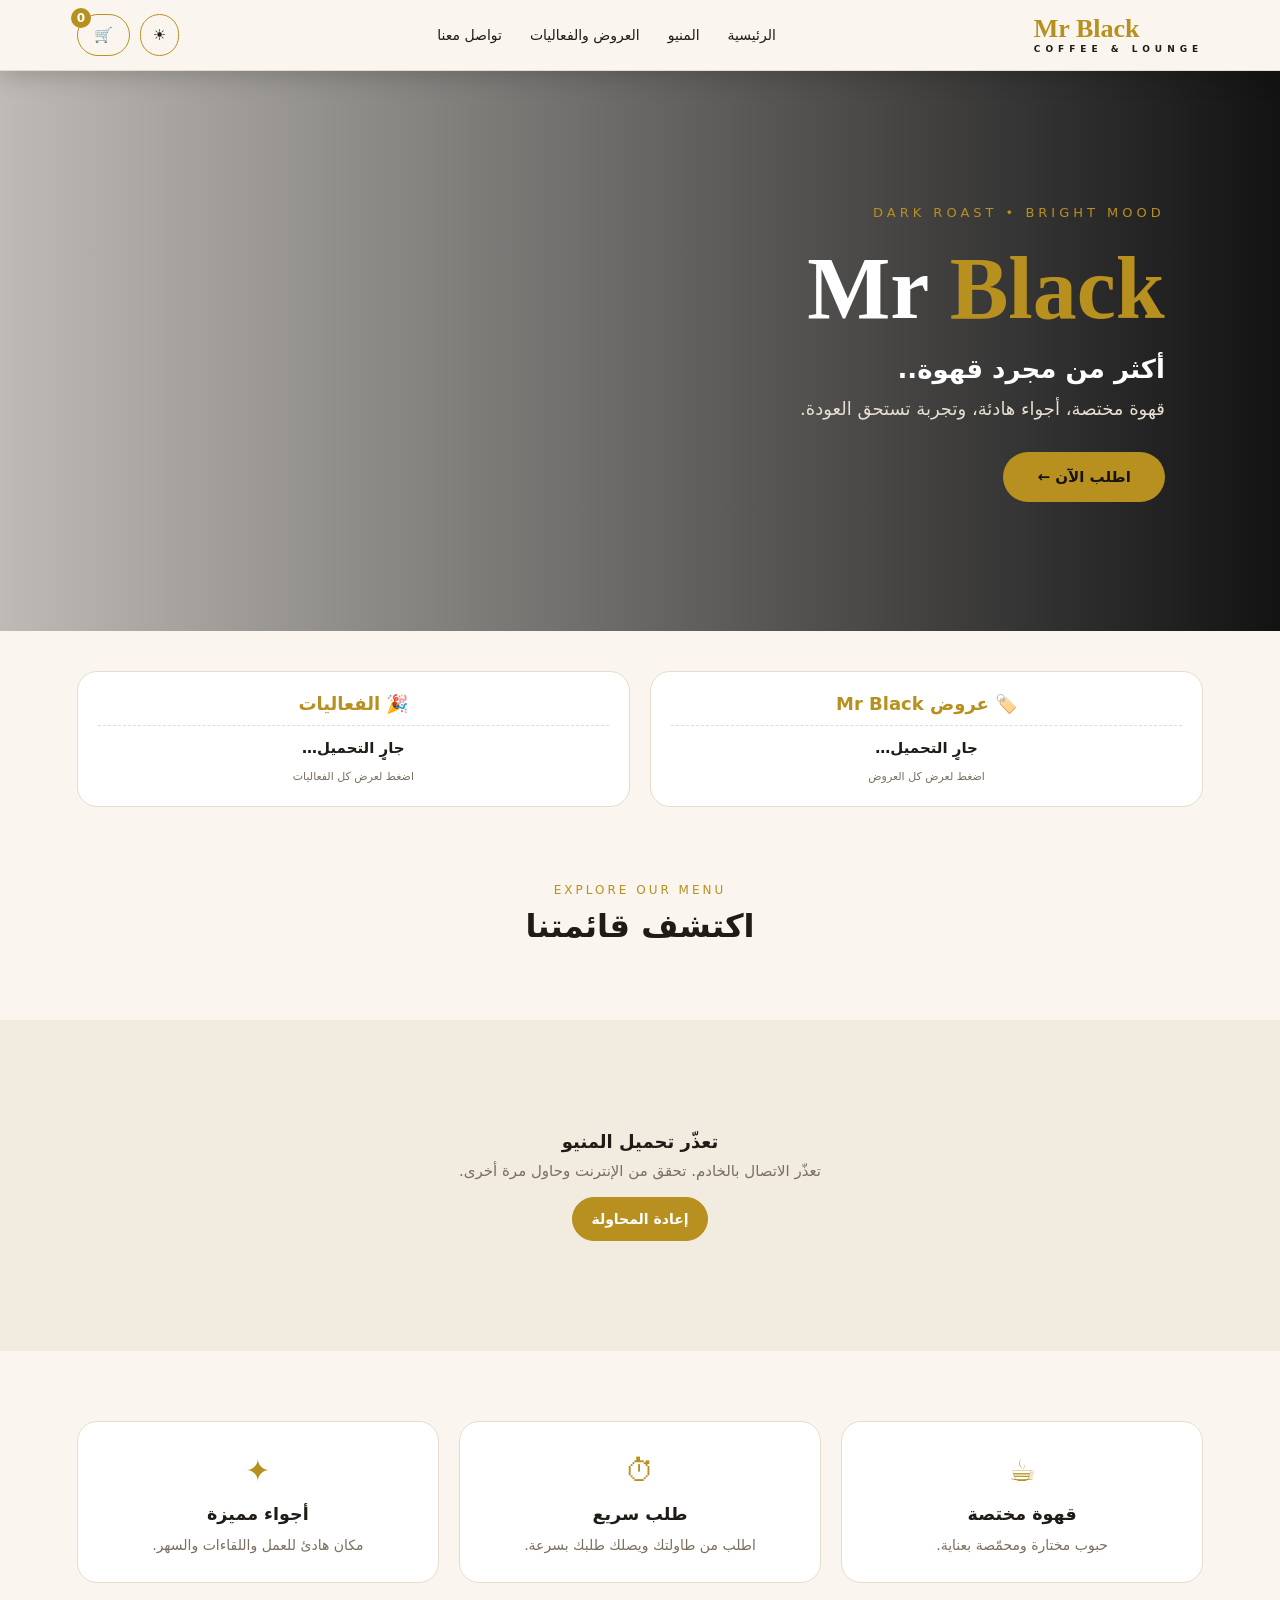
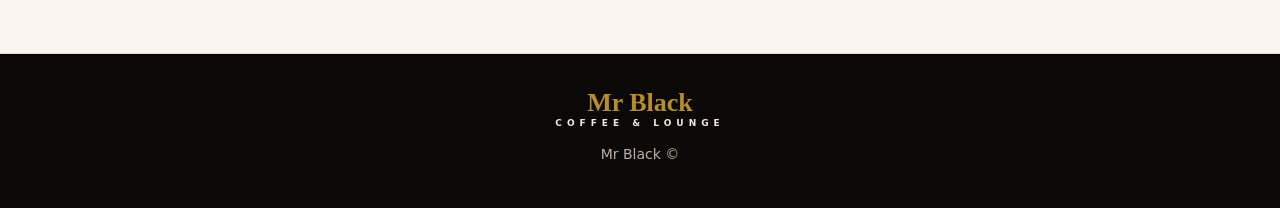
<file: index.html>
<!doctype html>
<html lang="ar" dir="rtl">
<head>
  <meta charset="utf-8">
  <meta name="viewport" content="width=device-width, initial-scale=1, viewport-fit=cover">
  <meta name="theme-color" content="#0b0b0c">
  <meta name="referrer" content="strict-origin-when-cross-origin">
  <meta http-equiv="Content-Security-Policy" content="default-src 'self'; script-src 'self'; style-src 'self' 'unsafe-inline' https://fonts.googleapis.com; font-src https://fonts.gstatic.com; img-src 'self' https: data:; connect-src https://wsgpvqwapdpmpqsdjbks.supabase.co wss://wsgpvqwapdpmpqsdjbks.supabase.co; object-src 'none'; base-uri 'self'; form-action 'self'">
  <link rel="icon" href="data:image/svg+xml,%3Csvg xmlns='http://www.w3.org/2000/svg' viewBox='0 0 100 100'%3E%3Ctext y='.9em' font-size='90'%3E%E2%98%95%3C/text%3E%3C/svg%3E">
  <title>Mr Black — المنيو</title>
  <link rel="preconnect" href="https://fonts.googleapis.com">
  <link rel="preconnect" href="https://fonts.gstatic.com" crossorigin>
  <link rel="stylesheet" href="https://fonts.googleapis.com/css2?family=Cairo:wght@400;500;600;700;800&family=Playfair+Display:wght@600;700&display=swap">
  <script src="js/theme-init.js"></script>
  <link rel="stylesheet" href="css/theme.css">
  <link rel="stylesheet" href="css/menu.css">
</head>
<body>
  <!-- شاشة الرفض عند تفعيل قفل الواي فاي -->
  <div id="denied" class="hidden" role="alert">
    <div>
      <div class="brand denied-logo">Mr Black<small>COFFEE & LOUNGE</small></div>
      <h2>عذراً! ✋</h2>
      <p>عذراً، المنيو لا يفتح إلا بالاتصال عبر شبكة الكافتيريا، وإطفاء الـ VPN إن كان مفعّلاً.</p>
      <button class="btn btn-gold" id="denied-retry" type="button">إعادة المحاولة</button>
    </div>
  </div>

  <header class="m-header">
    <a class="brand" href="#top">Mr Black<small>COFFEE & LOUNGE</small></a>
    <nav class="m-nav" aria-label="روابط الصفحة">
      <a href="#top">الرئيسية</a>
      <a href="#menu">المنيو</a>
      <a href="#news">العروض والفعاليات</a>
      <a href="#contact">تواصل معنا</a>
    </nav>
    <div class="m-actions">
      <span class="table-pill hidden" id="table-label"></span>
      <button class="m-cart-btn m-theme" data-theme-btn type="button" aria-label="تبديل الوضع">☀️</button>
      <button class="m-cart-btn cart-top" id="cart-btn-top" type="button" aria-label="السلة">🛒<span id="cart-count-top" class="cart-badge num">0</span><span id="cart-total-top" class="num cart-total-top"></span></button>
    </div>
  </header>

  <main id="top">
    <section class="hero">
      <div class="hero-content">
        <span class="eyebrow">DARK ROAST • BRIGHT MOOD</span>
        <h1>Mr <span>Black</span></h1>
        <h2 id="tagline">أكثر من مجرد قهوة..</h2>
        <p>قهوة مختصة، أجواء هادئة، وتجربة تستحق العودة.</p>
        <a href="#menu" class="main-btn">اطلب الآن ←</a>
      </div>
    </section>

    <div class="info-boxes" id="news">
      <button class="info-box" id="offers-box" type="button">
        <h3>🏷️ عروض Mr Black</h3>
        <div class="marquee"><div class="marquee-content" id="offers-marquee">جارٍ التحميل…</div></div>
        <small class="info-more">اضغط لعرض كل العروض</small>
      </button>
      <button class="info-box" id="events-box" type="button">
        <h3>🎉 الفعاليات</h3>
        <div class="marquee"><div class="marquee-content" id="events-marquee">جارٍ التحميل…</div></div>
        <small class="info-more">اضغط لعرض كل الفعاليات</small>
      </button>
    </div>

    <section class="cats-section">
      <div class="section-heading">
        <span>EXPLORE OUR MENU</span>
        <h2>اكتشف قائمتنا</h2>
      </div>
      <div class="categories" id="chips" aria-label="أقسام المنيو"></div>
    </section>

    <section class="menu-section" id="menu" aria-live="polite">
      <div class="products" id="app">
        <div class="state" style="grid-column:1/-1"><div class="spinner"></div>جارٍ تحميل المنيو…</div>
      </div>
    </section>

    <section class="features">
      <div class="feature"><div class="symbol">☕</div><h3>قهوة مختصة</h3><p>حبوب مختارة ومحمّصة بعناية.</p></div>
      <div class="feature"><div class="symbol">⏱</div><h3>طلب سريع</h3><p>اطلب من طاولتك ويصلك طلبك بسرعة.</p></div>
      <div class="feature"><div class="symbol">✦</div><h3>أجواء مميزة</h3><p>مكان هادئ للعمل واللقاءات والسهر.</p></div>
    </section>
  </main>

  <footer id="contact">
    <div class="brand">Mr Black<small>COFFEE & LOUNGE</small></div>
    <p id="f-address"></p>
    <p id="f-phone"></p>
    <p id="f-hours"></p>
    <p class="f-copy">© Mr Black</p>
  </footer>


  <script src="vendor/supabase.js"></script>
  <script type="module" src="js/menu.js"></script>
</body>
</html>
</file>
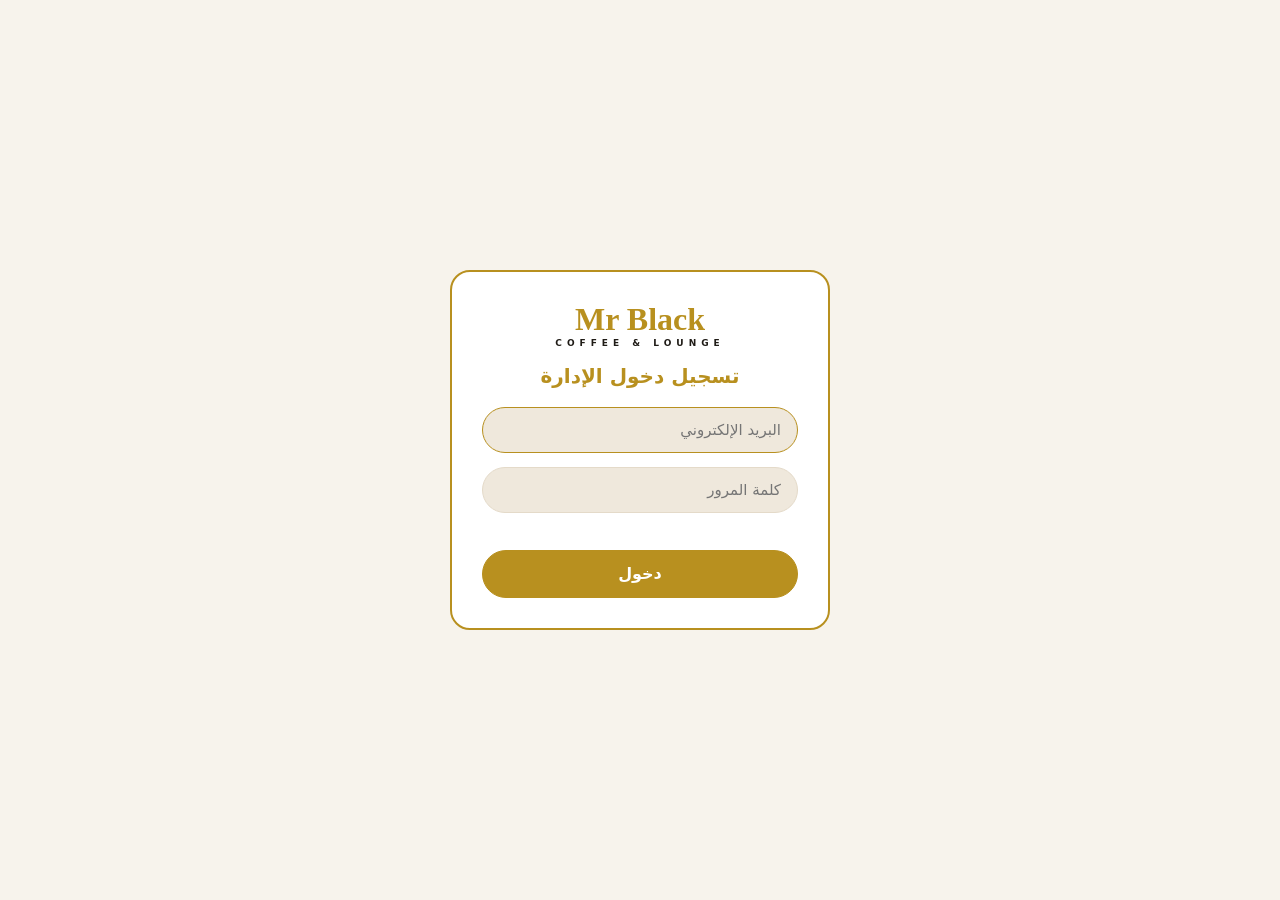
<file: casher.html>
<!doctype html>
<html lang="ar" dir="rtl">
<head>
  <meta charset="utf-8">
  <meta name="viewport" content="width=device-width, initial-scale=1">
  <meta name="theme-color" content="#0f0f10">
  <meta name="robots" content="noindex">
  <meta name="referrer" content="strict-origin-when-cross-origin">
  <meta http-equiv="Content-Security-Policy" content="default-src 'self'; script-src 'self'; style-src 'self' 'unsafe-inline' https://fonts.googleapis.com; font-src https://fonts.gstatic.com; img-src 'self' https: data:; connect-src https://wsgpvqwapdpmpqsdjbks.supabase.co wss://wsgpvqwapdpmpqsdjbks.supabase.co https://mr-black-assistant.dailydosecafe.workers.dev; object-src 'none'; base-uri 'self'; form-action 'self'">
  <link rel="icon" href="data:image/svg+xml,%3Csvg xmlns='http://www.w3.org/2000/svg' viewBox='0 0 100 100'%3E%3Ctext y='.9em' font-size='90'%3E%E2%98%95%3C/text%3E%3C/svg%3E">
  <title>Mr Black — الكاشير والإدارة</title>
  <link rel="preconnect" href="https://fonts.googleapis.com">
  <link rel="preconnect" href="https://fonts.gstatic.com" crossorigin>
  <link rel="stylesheet" href="https://fonts.googleapis.com/css2?family=Cairo:wght@400;500;600;700;800&family=Playfair+Display:wght@600;700&display=swap">
  <script src="js/theme-init.js"></script>
  <link rel="stylesheet" href="css/theme.css">
  <link rel="stylesheet" href="css/staff.css">
  <link rel="stylesheet" href="css/casher.css">
</head>
<body>
  <div id="app"><div class="login-screen"><div class="state"><div class="spinner"></div>جارٍ التحميل…</div></div></div>
  <div id="print-area" aria-hidden="true"></div>
  <script src="vendor/supabase.js"></script>
  <script src="vendor/qrcode.js"></script>
  <script type="module" src="js/casher/main.js"></script>
</body>
</html>
</file>
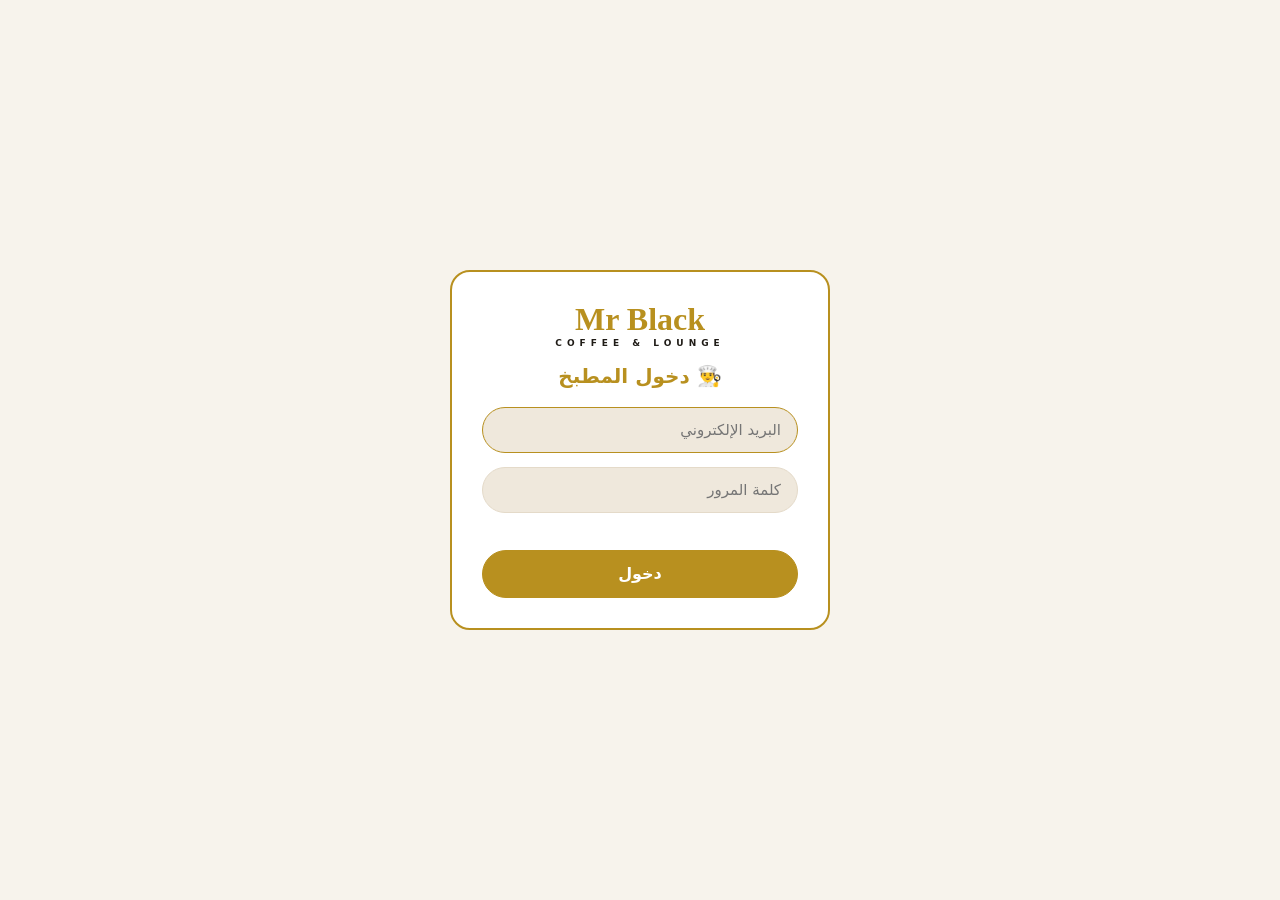
<file: kitchen.html>
<!doctype html>
<html lang="ar" dir="rtl">
<head>
  <meta charset="utf-8">
  <meta name="viewport" content="width=device-width, initial-scale=1">
  <meta name="theme-color" content="#0f0f10">
  <meta name="robots" content="noindex">
  <meta name="referrer" content="strict-origin-when-cross-origin">
  <meta http-equiv="Content-Security-Policy" content="default-src 'self'; script-src 'self'; style-src 'self' 'unsafe-inline' https://fonts.googleapis.com; font-src https://fonts.gstatic.com; img-src 'self' https: data:; connect-src https://wsgpvqwapdpmpqsdjbks.supabase.co wss://wsgpvqwapdpmpqsdjbks.supabase.co https://mr-black-assistant.dailydosecafe.workers.dev; object-src 'none'; base-uri 'self'; form-action 'self'">
  <link rel="icon" href="data:image/svg+xml,%3Csvg xmlns='http://www.w3.org/2000/svg' viewBox='0 0 100 100'%3E%3Ctext y='.9em' font-size='90'%3E%E2%98%95%3C/text%3E%3C/svg%3E">
  <title>Mr Black — المطبخ</title>
  <link rel="preconnect" href="https://fonts.googleapis.com">
  <link rel="preconnect" href="https://fonts.gstatic.com" crossorigin>
  <link rel="stylesheet" href="https://fonts.googleapis.com/css2?family=Cairo:wght@400;500;600;700;800&family=Playfair+Display:wght@600;700&display=swap">
  <script src="js/theme-init.js"></script>
  <link rel="stylesheet" href="css/theme.css">
  <link rel="stylesheet" href="css/staff.css">
  <link rel="stylesheet" href="css/kitchen.css">
</head>
<body>
  <div id="app"><div class="login-screen"><div class="state"><div class="spinner"></div>جارٍ التحميل…</div></div></div>
  <script src="vendor/supabase.js"></script>
  <script type="module" src="js/kitchen.js"></script>
</body>
</html>
</file>
<file: css/theme.css>
/* =========================================================
   Mr Black — قالب "ليل القهوة" (مشترك لكل الصفحات)
   ========================================================= */
:root {
  --bg: #0f0f10;
  --bg-2: #141416;
  --card: #18181a;
  --card-2: #1f1f22;
  --line: #2a2a2c;
  --text: #f3ead8;
  --muted: #9a917f;
  --gold: #d4af37;
  --gold-2: #e6c65c;
  --gold-soft: rgba(212, 175, 55, .12);
  --on-gold: #111;
  --danger: #c4513d;
  --danger-soft: rgba(196, 81, 61, .14);
  --warn: #e0a526;
  --warn-soft: rgba(224, 165, 38, .14);
  --ok: #4caf6e;
  --ok-soft: rgba(76, 175, 110, .14);
  --info: #6fa8dc;
  --r: 14px;
  --r-sm: 10px;
  --shadow: 0 10px 30px rgba(0, 0, 0, .35);
  --font: 'Cairo', system-ui, sans-serif;
  --font-head: 'Cairo', system-ui, sans-serif;
  --font-logo: 'Playfair Display', Georgia, serif;
  --pill: 30px;
  color-scheme: dark;
}

/* ---------- الوضع النهاري (ألوان فاتحة) ---------- */
:root[data-theme="light"] {
  --bg: #f7f3ec;
  --bg-2: #efe8dc;
  --card: #ffffff;
  --card-2: #f5efe4;
  --line: #e4dac9;
  --text: #1f1b16;
  --muted: #7b6f5f;
  --gold: #b8901f;
  --gold-2: #9c7914;
  --gold-soft: rgba(184, 144, 31, .12);
  --on-gold: #ffffff;
  --danger: #c0392b;
  --danger-soft: rgba(192, 57, 43, .1);
  --warn: #c98a06;
  --warn-soft: rgba(201, 138, 6, .12);
  --ok: #2e8b57;
  --ok-soft: rgba(46, 139, 87, .12);
  --shadow: 0 10px 30px rgba(60, 45, 20, .12);
  color-scheme: light;
}
:root[data-theme="light"] .badge-ok { color: #1f6b41; }
:root[data-theme="light"] .badge-warn { color: #8a5d00; }
:root[data-theme="light"] .badge-danger, :root[data-theme="light"] .btn-danger, :root[data-theme="light"] .form-error { color: #b03a2e; }
:root[data-theme="light"] .badge-gold { color: #8a6a10; }
html { transition: background-color .3s; }
body, .card, .btn, .input, .modal, .topbar, .sidebar { transition: background-color .3s, color .3s, border-color .3s; }
.theme-btn { width: 40px; min-height: 38px; padding: 0; font-size: 17px; }

* { box-sizing: border-box; margin: 0; padding: 0; }
html { -webkit-text-size-adjust: 100%; }
body {
  font-family: var(--font);
  background: var(--bg);
  color: var(--text);
  line-height: 1.6;
  min-height: 100vh;
  font-size: 15px;
}
img { max-width: 100%; display: block; }
button, input, select, textarea { font: inherit; color: inherit; }
a { color: var(--gold-2); }
h1, h2, h3 { font-family: var(--font-head); font-weight: 800; line-height: 1.3; }
.muted { color: var(--muted); }
.hidden { display: none !important; }
.sr-only { position: absolute; width: 1px; height: 1px; overflow: hidden; clip: rect(0 0 0 0); white-space: nowrap; }
.num { font-variant-numeric: tabular-nums; }
:focus-visible { outline: 2px solid var(--gold); outline-offset: 2px; }

/* ---------- أزرار ---------- */
.btn {
  display: inline-flex; align-items: center; justify-content: center; gap: 6px;
  padding: 10px 18px; border-radius: var(--pill); border: 1px solid var(--line);
  background: var(--card-2); cursor: pointer; font-weight: 700; font-size: 14px;
  transition: background .25s, border-color .25s, opacity .25s, transform .25s, box-shadow .25s; white-space: nowrap;
  min-height: 42px; text-decoration: none; color: var(--text);
}
.btn:hover { border-color: #3a3a3d; }
.btn:disabled { opacity: .55; cursor: not-allowed; }
.btn-gold { background: var(--gold); color: var(--on-gold); border-color: var(--gold); }
.btn-gold:hover { background: var(--gold-2); transform: translateY(-2px); box-shadow: 0 8px 20px rgba(0,0,0,.35); }
.btn-danger { background: var(--danger-soft); color: #f0a091; border-color: rgba(196, 81, 61, .4); }
.btn-ok { background: var(--ok); color: #0c1a10; border-color: var(--ok); }
.btn-warn { background: var(--warn); color: #1c1402; border-color: var(--warn); }
.btn-ghost { background: transparent; }
.btn-sm { padding: 6px 10px; min-height: 34px; font-size: 13px; }
.btn-icon { width: 42px; padding: 0; }
.btn.is-busy { position: relative; color: transparent !important; pointer-events: none; }
.btn.is-busy::after {
  content: ""; position: absolute; width: 18px; height: 18px; border-radius: 50%;
  border: 2px solid currentColor; border-color: var(--text) transparent var(--text) transparent;
  animation: spin .8s linear infinite;
}
.btn-gold.is-busy::after { border-color: var(--on-gold) transparent var(--on-gold) transparent; }
@keyframes spin { to { transform: rotate(360deg); } }

/* ---------- حقول ---------- */
.field { display: flex; flex-direction: column; gap: 6px; margin-bottom: 14px; }
.field label { font-size: 13px; color: var(--muted); font-weight: 500; }
.input, select.input, textarea.input {
  width: 100%; padding: 10px 16px; border-radius: var(--pill);
  background: var(--bg-2); border: 1px solid var(--line); min-height: 42px;
}
textarea.input { resize: vertical; min-height: 70px; border-radius: var(--r); }
.input:focus { border-color: var(--gold); outline: none; }
.check { display: inline-flex; align-items: center; gap: 8px; cursor: pointer; font-size: 14px; }
.check input { width: 18px; height: 18px; accent-color: var(--gold); }
.row { display: flex; gap: 10px; flex-wrap: wrap; align-items: center; }
.grid-2 { display: grid; grid-template-columns: 1fr 1fr; gap: 12px; }
@media (max-width: 560px) { .grid-2 { grid-template-columns: 1fr; } }

/* ---------- بطاقات ---------- */
.card { background: var(--card); border: 1px solid var(--line); border-radius: var(--r); padding: 16px; }
.badge {
  display: inline-flex; align-items: center; gap: 4px; padding: 2px 10px; border-radius: 20px;
  font-size: 12px; font-weight: 700; background: var(--card-2); border: 1px solid var(--line);
}
.badge-gold { background: var(--gold-soft); color: var(--gold-2); border-color: rgba(212, 175, 55, .35); }
.badge-ok { background: var(--ok-soft); color: #8fd6a5; border-color: rgba(76, 175, 110, .35); }
.badge-warn { background: var(--warn-soft); color: #f2c76b; border-color: rgba(224, 165, 38, .35); }
.badge-danger { background: var(--danger-soft); color: #f0a091; border-color: rgba(196, 81, 61, .35); }

/* ---------- حالات ---------- */
.state { text-align: center; padding: 40px 16px; color: var(--muted); }
.state h3 { color: var(--text); margin-bottom: 6px; font-size: 18px; }
.state .btn { margin-top: 14px; }
.skeleton {
  background: linear-gradient(90deg, var(--card) 0%, var(--card-2) 50%, var(--card) 100%);
  background-size: 200% 100%; animation: shimmer 1.2s infinite; border-radius: var(--r);
}
@keyframes shimmer { from { background-position: 200% 0; } to { background-position: -200% 0; } }
.spinner {
  width: 34px; height: 34px; border-radius: 50%; margin: 0 auto 12px;
  border: 3px solid var(--line); border-top-color: var(--gold); animation: spin .8s linear infinite;
}

/* ---------- تنبيهات (Toast) ---------- */
#toasts {
  position: fixed; inset-inline: 0; top: 14px; z-index: 1000; display: flex; flex-direction: column;
  align-items: center; gap: 8px; pointer-events: none; padding: 0 12px;
}
.toast {
  pointer-events: auto; max-width: 480px; width: 100%; padding: 12px 16px; border-radius: var(--r-sm);
  background: var(--card-2); border: 1px solid var(--line); box-shadow: var(--shadow);
  border-inline-start: 4px solid var(--gold); font-size: 14px; animation: toastIn .2s ease-out;
}
.toast.error { border-inline-start-color: var(--danger); }
.toast.success { border-inline-start-color: var(--ok); }
@keyframes toastIn { from { opacity: 0; transform: translateY(-8px); } }

/* ---------- نافذة منبثقة ---------- */
.modal-backdrop {
  position: fixed; inset: 0; background: rgba(0, 0, 0, .65); z-index: 900;
  display: flex; align-items: center; justify-content: center; padding: 16px;
  animation: fade .15s;
}
.modal {
  background: var(--card); border: 1px solid var(--line); border-radius: var(--r);
  width: 100%; max-width: 520px; max-height: calc(100vh - 32px); overflow: auto; box-shadow: var(--shadow);
}
.modal-head { display: flex; justify-content: space-between; align-items: center; padding: 14px 18px; border-bottom: 1px solid var(--line); position: sticky; top: 0; background: var(--card); z-index: 1; }
.modal-head h3 { font-size: 18px; }
.modal-body { padding: 18px; }
.modal-foot { display: flex; gap: 8px; justify-content: flex-start; padding: 14px 18px; border-top: 1px solid var(--line); flex-wrap: wrap; }
@keyframes fade { from { opacity: 0; } }
@media (max-width: 560px) {
  .modal-backdrop { align-items: flex-end; padding: 0; }
  .modal { max-width: none; border-radius: var(--r) var(--r) 0 0; max-height: 92vh; }
}

/* ---------- جداول ---------- */
.table-wrap { overflow-x: auto; border: 1px solid var(--line); border-radius: var(--r); }
table.data { width: 100%; border-collapse: collapse; font-size: 14px; }
table.data th, table.data td { padding: 10px 12px; text-align: start; border-bottom: 1px solid var(--line); white-space: nowrap; }
table.data th { color: var(--muted); font-weight: 500; font-size: 13px; background: var(--bg-2); position: sticky; top: 0; }
table.data tr:last-child td { border-bottom: 0; }
table.data td.wrap { white-space: normal; min-width: 160px; }
table.data tfoot td { font-weight: 700; background: var(--bg-2); }

/* ---------- العلامة ---------- */
.brand { font-family: var(--font-logo); color: var(--gold); font-size: 26px; font-weight: 700; direction: ltr; display: inline-block; line-height: 1.1; text-decoration: none; }
.brand small { display: block; text-align: center; font-family: var(--font); font-size: 9px; letter-spacing: 5px; color: var(--text); font-weight: 700; margin-top: 2px; }

/* ---------- شاشة الدخول ---------- */
.login-screen { min-height: 100vh; display: flex; align-items: center; justify-content: center; padding: 20px; }
.login-box { width: 100%; max-width: 380px; border: 2px solid var(--gold) !important; border-radius: 20px !important; padding: 30px !important; }
.login-box h2 { text-align: center; color: var(--gold); font-size: 20px; margin: 14px 0 18px; }
.login-box .brand { font-size: 32px; display: block; text-align: center; }
.login-box .sub { text-align: center; color: var(--muted); margin-bottom: 22px; }
.form-error { color: #f0a091; font-size: 13px; margin-bottom: 10px; min-height: 1em; }

@media (prefers-reduced-motion: reduce) {
  *, *::before, *::after { animation-duration: .01ms !important; transition: none !important; }
}
</file>
<file: css/menu.css>
/* =========================================================
   Mr Black — صفحة المنيو (تصميم بطابع "ليل القهوة": أسود + ذهبي)
   ========================================================= */
:root {
  --m-bg: #0b0b0c;
  --m-section: #121214;
  --m-card: #19191c;
  --m-line: #2b2b2f;
  --m-cream: #f3ead8;
  --m-muted: #a39a88;
  --m-header: rgba(11, 11, 12, .96);
  --m-sold-bg: #3a3a3e;
  --m-sold-text: #9b9b9b;
}
:root[data-theme="light"] {
  --m-bg: #faf6ef;
  --m-section: #f2ebdf;
  --m-card: #ffffff;
  --m-line: #e6dccb;
  --m-cream: #1f1b16;
  --m-muted: #7b6f5f;
  --m-header: rgba(250, 246, 239, .96);
  --m-sold-bg: #e9e4dc;
  --m-sold-text: #8d867b;
}
html { scroll-behavior: smooth; }
body { background: var(--m-bg); color: var(--m-cream); overflow-x: hidden; padding-bottom: 0; }

/* ---------- شاشة الرفض ---------- */
#denied { position: fixed; inset: 0; z-index: 9999; background: var(--m-bg); display: flex; align-items: center; justify-content: center; text-align: center; padding: 24px; }
#denied.hidden { display: none; }
#denied .denied-logo { font-size: 3.2rem; margin-bottom: 18px; }
#denied h2 { color: #ef6b5b; font-size: 26px; margin-bottom: 12px; }
#denied p { font-size: 1.15rem; line-height: 1.8; max-width: 420px; margin: 0 auto 22px; font-weight: 600; }

/* ---------- الهيدر ---------- */
.m-header { position: sticky; top: 0; z-index: 100; display: flex; justify-content: space-between; align-items: center; gap: 12px;
  padding: 14px 6%; background: var(--m-header); backdrop-filter: blur(8px); box-shadow: 0 5px 25px rgba(0,0,0,.18); border-bottom: 1px solid var(--m-line); transition: background .3s; }
.m-nav { display: flex; gap: 28px; }
.m-nav a { color: var(--m-cream); text-decoration: none; font-size: 14px; transition: .3s; }
.m-nav a:hover { color: var(--gold); }
.m-actions { display: flex; align-items: center; gap: 10px; }
.m-cart-btn { background: transparent; color: var(--m-cream); border: 1px solid var(--gold); border-radius: 30px; padding: 8px 16px; font-weight: 700; cursor: pointer; font-family: inherit; }
.m-cart-btn:hover { background: var(--gold); color: var(--on-gold); }
.table-pill { font-size: 12px; color: var(--gold); border: 1px dashed rgba(212,175,55,.5); border-radius: 30px; padding: 5px 12px; white-space: nowrap; }

/* ---------- الغلاف ---------- */
.hero { min-height: 560px; display: flex; align-items: center; padding: 70px 9%; color: #fff;
  background: linear-gradient(90deg, rgba(11,11,12,.25), rgba(11,11,12,.97)), url('https://images.unsplash.com/photo-1495474472287-4d71bcdd2085?w=1800&q=70') center/cover; }
.hero-content { max-width: 560px; animation: fadeUp 1s ease both; }
.eyebrow { color: var(--gold); letter-spacing: 4px; font-size: 13px; direction: ltr; display: inline-block; }
.hero h1 { font-family: var(--font-logo); font-size: clamp(48px, 7.5vw, 88px); line-height: 1.15; margin: 14px 0; direction: ltr; text-align: right; }
.hero h1 span { color: var(--gold); }
.hero h2 { font-size: 26px; margin-bottom: 8px; }
.hero p { color: #e7dfcf; font-size: 18px; margin-bottom: 28px; }
.main-btn { display: inline-block; background: var(--gold); color: #141414; border-radius: 35px; padding: 13px 34px; font-weight: 800; text-decoration: none; transition: .3s; }
.main-btn:hover { transform: translateY(-4px); background: var(--gold-2); box-shadow: 0 10px 25px rgba(0,0,0,.4); }
@keyframes fadeUp { from { opacity: 0; transform: translateY(25px); } }

/* ---------- صناديق العروض والفعاليات ---------- */
.info-boxes { display: flex; gap: 20px; padding: 40px 6% 0; }
.info-box { flex: 1; min-width: 0; background: var(--m-card); border: 1px solid var(--m-line); border-radius: 20px; padding: 20px; text-align: center; overflow: hidden;
  color: var(--m-cream); font-family: inherit; cursor: pointer; transition: border-color .3s, transform .3s; }
.info-box:hover { border-color: var(--gold); transform: translateY(-3px); }
.info-box h3 { color: var(--gold); margin-bottom: 10px; font-size: 18px; }
.marquee { width: 100%; overflow: hidden; white-space: nowrap; border-top: 1px dashed var(--m-line); padding-top: 10px; }
.marquee-content { display: inline-block; font-weight: 600; animation: scroll-rtl 18s linear infinite; }
.info-box:hover .marquee-content { animation-play-state: paused; }
@keyframes scroll-rtl { 0% { transform: translateX(-100%); } 100% { transform: translateX(100%); } }
.info-more { display: block; color: var(--m-muted); font-size: 11px; margin-top: 8px; }

/* ---------- العناوين والأقسام ---------- */
.cats-section { padding: 70px 6% 40px; }
.section-heading { text-align: center; margin-bottom: 32px; }
.section-heading span { color: var(--gold); font-size: 12px; letter-spacing: 3px; direction: ltr; display: inline-block; }
.section-heading h2 { font-size: 32px; color: var(--m-cream); margin-top: 5px; }
.categories { display: flex; justify-content: center; flex-wrap: wrap; gap: 14px; }
.category { border: 1px solid var(--m-line); background: var(--m-card); padding: 12px 24px; border-radius: 35px; color: var(--m-cream); font-weight: 700; font-family: inherit; cursor: pointer; transition: .3s; }
.category:hover, .category.on { background: var(--gold); color: var(--on-gold); border-color: var(--gold); transform: translateY(-3px); }

/* ---------- المنتجات ---------- */
.menu-section { background: var(--m-section); padding: 70px 6%; }
.products { display: grid; grid-template-columns: repeat(4, 1fr); gap: 22px; }
.product { background: var(--m-card); border: 1px solid var(--m-line); border-radius: 22px; overflow: hidden; box-shadow: 0 8px 25px rgba(0,0,0,.25);
  transition: transform .35s, box-shadow .35s, border-color .35s; display: flex; flex-direction: column; }
.product:hover { transform: translateY(-9px); box-shadow: 0 18px 35px rgba(0,0,0,.45); border-color: rgba(212,175,55,.45); }
.product-img { width: 100%; aspect-ratio: 4 / 3; object-fit: cover; background: #222; }
.product-info { padding: 30px 18px; text-align: center; display: flex; flex-direction: column; flex: 1; justify-content: center; }
.product-info h3 { font-size: 19px; color: var(--m-cream); font-weight: 800; }
.product-info .en { color: var(--m-muted); font-size: 13px; margin: 6px 0 0; direction: ltr; }
.product-info .desc { color: var(--m-muted); font-size: 12px; margin-top: 6px; }
.product .price { color: var(--gold-2); font-weight: 800; font-size: 20px; margin: 14px 0; }
.product .price s { color: var(--m-muted); font-size: 13px; font-weight: 400; margin-inline-start: 6px; }
.add-btn { width: 100%; padding: 11px; background: var(--gold); border: none; border-radius: 25px; color: var(--on-gold); font-weight: 800; font-family: inherit; cursor: pointer; transition: .3s; }
.add-btn:hover { background: var(--gold-2); }
.add-btn.sold { background: var(--m-sold-bg) !important; color: var(--m-sold-text) !important; cursor: not-allowed; }
.product.is-sold { opacity: .8; }
.stepper { display: flex; align-items: center; justify-content: center; gap: 10px; }
.stepper .btn { width: 42px; height: 42px; min-height: 42px; padding: 0; font-size: 20px; }
.stepper .qty { min-width: 26px; text-align: center; font-weight: 800; font-size: 17px; }
.cat-title { grid-column: 1 / -1; color: var(--gold); font-size: 22px; margin-top: 10px; border-bottom: 1px dashed var(--m-line); padding-bottom: 8px; }
.cat-title:first-child { margin-top: 0; }

/* ---------- المزايا والفوتر ---------- */
.features { display: grid; grid-template-columns: repeat(3, 1fr); gap: 20px; text-align: center; padding: 70px 6%; }
.feature { padding: 25px; border-radius: 20px; background: var(--m-card); border: 1px solid var(--m-line); }
.feature .symbol { font-size: 30px; color: var(--gold); }
.feature h3 { color: var(--m-cream); margin: 8px 0; }
.feature p { color: var(--m-muted); font-size: 14px; }
footer { background: #0a0908; color: #f3ead8; padding: 35px 6% 40px; text-align: center; line-height: 1.9; border-top: 1px solid var(--m-line); }
footer .brand small { color: #f3ead8; }
footer .brand { margin-bottom: 12px; }
footer p { font-size: 14px; color: #bcb2a0; }
footer p:empty { display: none; }

.m-theme { padding: 8px 12px; }
.cart-top { position: relative; display: inline-flex; align-items: center; gap: 8px; white-space: nowrap; }
.cart-badge { position: absolute; top: -7px; inset-inline-end: -7px; min-width: 20px; height: 20px; border-radius: 10px; padding: 0 5px;
  background: var(--gold); color: var(--on-gold); font-size: 12px; font-weight: 800; display: grid; place-items: center; line-height: 1; }
.cart-total-top { color: var(--gold); font-size: 13px; font-weight: 800; }
.cart-total-top:empty { display: none; }
.m-header .brand small { white-space: nowrap; }
.m-cart-btn.bump { animation: bump .4s ease; }
@keyframes bump { 40% { transform: scale(1.15); } }
.product, .info-box, .feature { transition: background .3s, border-color .3s, transform .35s, box-shadow .35s; }

/* ---------- السلة والفاتورة ---------- */
.cart-line { padding: 12px 0; border-bottom: 1px dashed var(--line); }
.cart-line:last-child { border-bottom: 0; }
.cart-line-top { display: flex; justify-content: space-between; align-items: center; gap: 10px; }
.cart-line .stepper .btn { width: 36px; height: 36px; min-height: 36px; }
.cart-line .input { margin-top: 8px; min-height: 38px; font-size: 13px; }
.totals { margin-top: 14px; padding-top: 12px; border-top: 1px dashed var(--line); font-size: 14px; }
.totals div { display: flex; justify-content: space-between; padding: 3px 0; }
.totals .grand { font-size: 18px; font-weight: 800; color: var(--gold-2); padding-top: 8px; }
.invoice { max-width: 460px; margin: 10px auto; }
.invoice-head { text-align: center; margin-bottom: 12px; }
.invoice-head .ok-icon { width: 58px; height: 58px; border-radius: 50%; background: var(--ok-soft); color: var(--ok); display: grid; place-items: center; font-size: 30px; margin: 0 auto 10px; }
.invoice-lines div { display: flex; justify-content: space-between; gap: 10px; padding: 6px 0; font-size: 14px; }
.invoice-lines em { display: block; color: var(--muted); font-style: normal; font-size: 12px; }

/* قوائم العروض والفعاليات في النافذة */
.news-item { padding: 14px; border: 1px solid var(--line); border-radius: 16px; margin-bottom: 10px; background: var(--bg-2); }
.news-item b { display: block; color: var(--gold-2); font-size: 16px; }
.news-item p { color: var(--muted); font-size: 14px; margin-top: 4px; }
.news-item .when { font-size: 12px; color: var(--m-cream); margin-top: 6px; }

/* toast بطابع الموقع */
#toasts { top: auto; bottom: 24px; }
.toast { border-radius: 30px; background: var(--gold); color: var(--on-gold); font-weight: 700; border: 0; text-align: center; }
.toast.error { background: var(--danger); color: #fff; }
.toast.success { background: var(--gold); }

/* ---------- الجوال ---------- */
@media (max-width: 900px) { .products { grid-template-columns: repeat(2, 1fr); } .m-nav { gap: 14px; } }
@media (max-width: 640px) {
  .m-header { padding: 10px 4%; } .m-nav { display: none; } .m-header .brand { font-size: 21px; }
  .m-actions { gap: 8px; } .m-cart-btn { padding: 7px 12px; font-size: 14px; } .table-pill { padding: 4px 8px; font-size: 11px; }
  .m-header .brand small { font-size: 7px; letter-spacing: 3px; }
  .cart-total-top { display: none; }
  .hero { min-height: 470px; padding: 55px 7%; background-position: 35% center; }
  .hero h1 { font-size: 52px; } .hero h2 { font-size: 21px; } .hero p { font-size: 15px; }
  .info-boxes { flex-direction: column; gap: 14px; padding: 28px 5% 0; }
  .cats-section { padding: 50px 5% 30px; } .menu-section { padding: 45px 4%; } .section-heading h2 { font-size: 26px; }
  .categories { gap: 8px; } .category { padding: 9px 16px; font-size: 14px; }
  .products { gap: 12px; }
  .product-info { padding: 20px 10px; } .product-info h3 { font-size: 16px; } .product .price { font-size: 17px; margin: 10px 0; }
  .add-btn { padding: 10px 6px; font-size: 13px; }
  .stepper { gap: 6px; } .stepper .btn { width: 36px; height: 36px; min-height: 36px; }
  .features { grid-template-columns: 1fr; padding: 50px 5%; }
}
</file>
<file: css/staff.css>
/* Mr Black — مشترك بين الكاشير والمطبخ */
.topbar { position: sticky; top: 0; z-index: 50; background: color-mix(in srgb, var(--bg) 94%, transparent); backdrop-filter: blur(10px); border-bottom: 1px solid var(--line); }
.topbar-in { display: flex; align-items: center; gap: 12px; padding: 10px 16px; flex-wrap: wrap; }
.topbar .brand { font-size: 22px; }
.topbar .spacer { flex: 1; }
.user-chip { font-size: 13px; color: var(--muted); }
.conn { width: 10px; height: 10px; border-radius: 50%; background: var(--muted); display: inline-block; }
.conn.on { background: var(--ok); box-shadow: 0 0 0 3px var(--ok-soft); }
.conn.off { background: var(--danger); }

.tabs { display: flex; gap: 4px; overflow-x: auto; padding: 0 12px; scrollbar-width: none; border-top: 1px solid var(--line); }
.tabs::-webkit-scrollbar { display: none; }
.tab { padding: 11px 14px; background: none; border: 0; border-bottom: 2px solid transparent; color: var(--muted); cursor: pointer; white-space: nowrap; font-weight: 700; font-size: 14px; }
.tab.on { color: var(--gold-2); border-bottom-color: var(--gold); }
.tab .count { background: var(--gold); color: var(--on-gold); border-radius: 10px; padding: 0 7px; font-size: 12px; margin-inline-start: 4px; }

.page { padding: 16px; max-width: 1400px; margin: auto; }
.page-head { display: flex; justify-content: space-between; align-items: center; gap: 10px; margin-bottom: 14px; flex-wrap: wrap; }
.page-head h2 { font-size: 20px; }

/* بطاقات الطلبات */
.orders-grid { display: grid; grid-template-columns: repeat(auto-fill, minmax(290px, 1fr)); gap: 12px; align-items: start; }
.order { background: var(--card); border: 1px solid var(--line); border-radius: var(--r); overflow: hidden; display: flex; flex-direction: column; }
.order-head { display: flex; justify-content: space-between; align-items: center; padding: 10px 14px; background: var(--card-2); border-bottom: 1px solid var(--line); gap: 8px; }
.order-head b { font-size: 16px; }
.order .timer { font-variant-numeric: tabular-nums; font-weight: 800; font-size: 15px; }
.order.late { border-color: var(--danger); box-shadow: 0 0 0 1px var(--danger); }
.order.late .order-head { background: var(--danger); color: #fff; }
.order.warn .order-head { background: var(--warn-soft); }
.order.is-new { animation: pulse 1.6s ease-in-out 3; }
@keyframes pulse { 50% { box-shadow: 0 0 0 4px rgba(212, 175, 55, .45); } }
.order-body { padding: 10px 14px; font-size: 15px; flex: 1; }
.order-line { padding: 5px 0; border-bottom: 1px dashed var(--line); }
.order-line:last-child { border-bottom: 0; }
.order-line .q { font-weight: 800; color: var(--gold-2); margin-inline-end: 4px; }
.order-line .note { display: block; color: #f2c76b; font-size: 13px; margin-top: 2px; }
.order-foot { display: flex; gap: 8px; padding: 10px 14px; border-top: 1px solid var(--line); flex-wrap: wrap; align-items: center; }
.order-foot .btn { flex: 1; }

/* مساعد الذكاء الاصطناعي */
.ai-fab { position: fixed; bottom: 18px; inset-inline-start: 18px; z-index: 80; width: 56px; height: 56px; border-radius: 50%; font-size: 22px; box-shadow: var(--shadow); }
.ai-panel { position: fixed; bottom: 86px; inset-inline-start: 18px; z-index: 81; width: min(400px, calc(100vw - 36px)); height: min(560px, calc(100vh - 120px)); display: flex; flex-direction: column; background: var(--card); border: 1px solid var(--line); border-radius: var(--r); box-shadow: var(--shadow); }
.ai-head { display: flex; justify-content: space-between; align-items: center; padding: 10px 14px; border-bottom: 1px solid var(--line); }
.ai-msgs { flex: 1; overflow-y: auto; padding: 12px; display: flex; flex-direction: column; gap: 8px; }
.ai-msg { padding: 9px 12px; border-radius: 12px; max-width: 88%; white-space: pre-wrap; word-wrap: break-word; font-size: 14px; line-height: 1.7; }
.ai-msg.user { align-self: flex-start; background: var(--gold); color: var(--on-gold); }
.ai-msg.assistant { align-self: flex-end; background: var(--card-2); border: 1px solid var(--line); }
.ai-msg.error { align-self: center; background: var(--danger-soft); color: #f0a091; font-size: 13px; }
.ai-form { display: flex; gap: 8px; padding: 10px; border-top: 1px solid var(--line); }
.ai-form textarea { min-height: 42px; max-height: 120px; resize: none; }
.ai-hint { font-size: 11px; color: var(--muted); padding: 0 12px 8px; }
@media (max-width: 560px) {
  .ai-panel { inset-inline: 8px; width: auto; bottom: 80px; height: calc(100vh - 100px); }
}

@media print {
  .no-print, .topbar, .ai-fab, .ai-panel, #toasts { display: none !important; }
  body { background: #fff; color: #000; }
  .card, .table-wrap { border-color: #999; background: #fff; }
  table.data th { background: #eee; color: #000; }
  table.data th, table.data td { border-color: #bbb; color: #000; }
  .page { padding: 0; }
  .print-only { display: block !important; }
}
.print-only { display: none; }

/* =========================================================
   لوحة الكاشير: قائمة جانبية + حركات سلسة
   ========================================================= */
.shell { display: grid; grid-template-columns: 250px 1fr; min-height: 100vh; }
.sidebar { position: sticky; top: 0; height: 100vh; overflow-y: auto; background: var(--bg-2); border-inline-end: 1px solid var(--line);
  display: flex; flex-direction: column; z-index: 70; scrollbar-width: thin; }
.side-brand { padding: 18px 16px 10px; text-align: center; }
.side-nav { flex: 1; padding: 6px 10px 10px; }
.side-group { margin-bottom: 12px; }
.side-title { font-size: 11px; color: var(--muted); padding: 8px 10px 4px; font-weight: 700; letter-spacing: .5px; }
.side-link { width: 100%; display: flex; align-items: center; gap: 10px; padding: 10px 12px; border: 0; border-radius: 12px; background: transparent;
  color: var(--text); font-weight: 700; font-size: 14px; cursor: pointer; text-align: start; position: relative;
  transition: background .25s, color .25s, transform .25s; }
.side-link:hover { background: var(--card-2); transform: translateX(-3px); }
.side-link.on { background: var(--gold); color: var(--on-gold); box-shadow: 0 6px 18px rgba(0,0,0,.15); }
.side-ico { width: 24px; text-align: center; font-size: 17px; }
.side-link .count { margin-inline-start: auto; background: var(--danger); color: #fff; border-radius: 10px; padding: 0 8px; font-size: 12px; animation: pop .3s; }
.side-link.on .count { background: var(--on-gold); color: var(--gold); }
@keyframes pop { from { transform: scale(.4); } }
.side-user { display: flex; justify-content: space-between; align-items: center; gap: 8px; padding: 12px 14px; border-top: 1px solid var(--line); font-size: 13px; }
.side-user small { display: block; color: var(--muted); }
.main-area { min-width: 0; display: flex; flex-direction: column; }
.top-title { font-size: 18px; font-family: var(--font); }
.burger { display: none; width: 42px; padding: 0; font-size: 18px; }
.shift-chip { font-size: 12px; font-weight: 700; padding: 5px 12px; border-radius: 20px; cursor: pointer; border: 1px solid var(--line); white-space: nowrap; }
.shift-chip.open { color: var(--ok); border-color: var(--ok); background: var(--ok-soft); }
.shift-chip.closed { color: var(--warn); border-color: var(--warn); background: var(--warn-soft); }
.side-overlay { display: none; }

/* حركة دخول القسم */
.tab-anim { animation: tabIn .38s cubic-bezier(.2, .8, .2, 1) both; }
@keyframes tabIn { from { opacity: 0; transform: translateY(14px) scale(.995); } to { opacity: 1; transform: none; } }
.tab-anim .card, .tab-anim .kpi, .tab-anim .order, .tab-anim .qr-card, .tab-anim .pos-tile { animation: rise .45s cubic-bezier(.2, .8, .2, 1) both; }
.tab-anim > * > :nth-child(2) { animation-delay: .03s; }
.tab-anim > * > :nth-child(3) { animation-delay: .06s; }
@keyframes rise { from { opacity: 0; transform: translateY(10px); } }
.kpi, .order, .qr-card, .pos-tile, .quick { transition: transform .25s, box-shadow .25s, border-color .25s, background .25s; }
.kpi:hover, .qr-card:hover { transform: translateY(-3px); box-shadow: var(--shadow); }

@media (max-width: 980px) {
  .shell { grid-template-columns: 1fr; }
  .sidebar { position: fixed; inset-block: 0; inset-inline-start: 0; width: 270px; transform: translateX(110%); transition: transform .3s cubic-bezier(.2, .8, .2, 1); box-shadow: var(--shadow); }
  body.side-open .sidebar { transform: none; }
  body.side-open .side-overlay { display: block; position: fixed; inset: 0; background: rgba(0,0,0,.45); z-index: 65; animation: fade .2s; }
  .burger { display: inline-flex; }
  .topbar-in { gap: 8px; }
  .top-title { font-size: 16px; }
  .shift-chip { display: none; }
}

/* =========================================================
   الرئيسية
   ========================================================= */
.quick-actions { display: grid; grid-template-columns: repeat(auto-fill, minmax(170px, 1fr)); gap: 10px; margin-bottom: 18px; }
.quick { display: flex; align-items: center; gap: 10px; padding: 16px; border-radius: 16px; border: 1px solid var(--line); background: var(--card);
  color: var(--text); cursor: pointer; font-weight: 800; font-size: 15px; text-align: start; }
.quick:hover { border-color: var(--gold); transform: translateY(-3px); box-shadow: var(--shadow); }
.quick span { font-size: 24px; }
.kpi.ok b { color: var(--ok); } .kpi.danger b { color: var(--danger); } .kpi.warn b { color: var(--warn); }
.mini-list { list-style: none; }
.mini-list li { display: flex; justify-content: space-between; gap: 8px; padding: 8px 0; border-bottom: 1px dashed var(--line); font-size: 14px; }
.mini-list li:last-child { border-bottom: 0; }

/* =========================================================
   نقطة البيع
   ========================================================= */
.pos { display: grid; grid-template-columns: 1fr 380px; gap: 16px; align-items: start; }
.pos-tiles { display: grid; grid-template-columns: repeat(auto-fill, minmax(140px, 1fr)); gap: 10px; }
.pos-tile { padding: 14px 10px; border-radius: 16px; border: 1px solid var(--line); background: var(--card); color: var(--text); cursor: pointer;
  text-align: center; min-height: 92px; display: flex; flex-direction: column; justify-content: center; gap: 4px; font-family: inherit; position: relative; }
.pos-tile:hover { border-color: var(--gold); transform: translateY(-2px); }
.pos-tile:active { transform: scale(.97); }
.pos-tile b { font-size: 15px; }
.pos-tile small { color: var(--gold); font-weight: 800; }
.pos-tile.sold { opacity: .45; cursor: not-allowed; }
.pos-tile .in-cart { position: absolute; top: 6px; inset-inline-start: 6px; background: var(--gold); color: var(--on-gold); border-radius: 10px; font-size: 12px; padding: 0 7px; font-weight: 800; }
.ticket { position: sticky; top: 76px; }
.ticket-lines { max-height: 42vh; overflow-y: auto; margin: 10px 0; }
.seg { display: inline-flex; background: var(--bg-2); border: 1px solid var(--line); border-radius: 30px; padding: 3px; gap: 3px; }
.seg button { border: 0; background: transparent; color: var(--text); padding: 7px 14px; border-radius: 30px; cursor: pointer; font-weight: 700; font-family: inherit; transition: background .2s; }
.seg button.on { background: var(--gold); color: var(--on-gold); }
@media (max-width: 1100px) { .pos { grid-template-columns: 1fr; } .ticket { position: static; } }

/* الدفع */
.pay-total { text-align: center; font-size: 32px; font-weight: 800; color: var(--gold); margin: 4px 0 14px; }
.pay-quick { display: flex; gap: 6px; flex-wrap: wrap; margin-top: 8px; }
.pay-change { text-align: center; padding: 12px; border-radius: 14px; background: var(--ok-soft); color: var(--ok); font-weight: 800; font-size: 20px; margin: 12px 0; }
.pay-change.bad { background: var(--danger-soft); color: var(--danger); }
.badge-paid { background: var(--ok-soft); color: var(--ok); border-color: var(--ok); }
.badge-unpaid { background: var(--warn-soft); color: var(--warn); border-color: var(--warn); }

/* إصلاحات العرض */
.main-area > .page { width: 100%; }
.order.late .order-head .badge, .order.late .order-head .muted { background: #fff; color: var(--danger); border-color: #fff; }
.ai-fab { inset-inline-start: auto; inset-inline-end: 18px; }
.ai-panel { inset-inline-start: auto; inset-inline-end: 18px; }
@media (max-width: 560px) { .ai-panel { inset-inline: 8px; } }
</file>
<file: css/casher.css>
/* Mr Black — لوحة الكاشير والإدارة */
.kpis { display: grid; grid-template-columns: repeat(auto-fill, minmax(170px, 1fr)); gap: 10px; margin-bottom: 16px; }
.kpi { background: var(--card); border: 1px solid var(--line); border-radius: var(--r); padding: 14px; }
.kpi small { color: var(--muted); display: block; font-size: 12px; }
.kpi b { font-size: 22px; font-variant-numeric: tabular-nums; }
.kpi.gold b { color: var(--gold-2); }

.section { margin-bottom: 22px; }
.section > h3 { font-size: 16px; margin-bottom: 10px; color: var(--gold-2); }
.cols-2 { display: grid; grid-template-columns: 1fr 1fr; gap: 16px; }
@media (max-width: 900px) { .cols-2 { grid-template-columns: 1fr; } }

.bar-cell { position: relative; min-width: 120px; }
.bar { height: 8px; border-radius: 4px; background: var(--gold); opacity: .85; }
.bar-track { background: var(--card-2); border-radius: 4px; overflow: hidden; }

.filters { display: flex; gap: 6px; flex-wrap: wrap; align-items: center; margin-bottom: 14px; }
.filters .btn.on { background: var(--gold); color: var(--on-gold); border-color: var(--gold); }
.filters input[type=date] { width: auto; min-height: 38px; }

.switch { position: relative; width: 44px; height: 24px; display: inline-block; flex-shrink: 0; }
.switch input { opacity: 0; width: 0; height: 0; }
.switch span { position: absolute; inset: 0; background: var(--card-2); border: 1px solid var(--line); border-radius: 20px; cursor: pointer; transition: .15s; }
.switch span::before { content: ""; position: absolute; width: 18px; height: 18px; top: 2px; inset-inline-start: 2px; background: var(--muted); border-radius: 50%; transition: .15s; }
.switch input:checked + span { background: var(--ok-soft); border-color: var(--ok); }
.switch input:checked + span::before { background: var(--ok); transform: translateX(-20px); }
.switch input:disabled + span { opacity: .5; cursor: not-allowed; }

.qr-grid { display: grid; grid-template-columns: repeat(auto-fill, minmax(190px, 1fr)); gap: 12px; }
.qr-card { text-align: center; }
.qr-card svg { width: 100%; height: auto; background: #fff; border-radius: 8px; }
.qr-box { background: #fff; padding: 10px; border-radius: 10px; max-width: 260px; margin: 0 auto 12px; }
.qr-box svg { width: 100%; height: auto; display: block; }

.cat-list { display: flex; gap: 8px; flex-wrap: wrap; }
.cat-pill { display: inline-flex; gap: 6px; align-items: center; padding: 6px 6px 6px 12px; border-radius: 20px; background: var(--card); border: 1px solid var(--line); }
.cat-pill.off { opacity: .5; }

/* الطباعة: إيصال/رموز QR */
#print-area { display: none; }
@media print {
  body.printing > *:not(#print-area) { display: none !important; }
  body.printing #print-area { display: block !important; color: #000; }
  #print-area .receipt { width: 72mm; margin: 0 auto; font-size: 12px; }
  #print-area .receipt h2 { text-align: center; font-size: 18px; }
  #print-area .receipt .r-line { display: flex; justify-content: space-between; gap: 6px; padding: 2px 0; }
  #print-area .receipt hr { border: 0; border-top: 1px dashed #000; margin: 6px 0; }
  #print-area .qr-print { display: grid; grid-template-columns: repeat(3, 1fr); gap: 10mm; }
  #print-area .qr-print div { text-align: center; page-break-inside: avoid; border: 1px solid #000; padding: 4mm; border-radius: 3mm; }
  #print-area .qr-print svg { width: 100%; height: auto; }
  #print-area .qr-print b { display: block; font-size: 16px; margin-top: 2mm; }
}
</file>
<file: css/kitchen.css>
/* Mr Black — شاشة المطبخ */
.k-board { display: grid; grid-template-columns: repeat(3, 1fr); gap: 14px; padding: 14px; align-items: start; }
.k-col { background: var(--bg-2); border: 1px solid var(--line); border-radius: var(--r); min-height: 60vh; }
.k-col-head { display: flex; justify-content: space-between; align-items: center; padding: 12px 14px; border-bottom: 1px solid var(--line); position: sticky; top: 58px; background: var(--bg-2); border-radius: var(--r) var(--r) 0 0; z-index: 2; }
.k-col-head h2 { font-size: 18px; }
.k-col-body { padding: 10px; display: flex; flex-direction: column; gap: 10px; }
.k-col[data-col="new"] .k-col-head h2 { color: var(--gold-2); }
.k-col[data-col="preparing"] .k-col-head h2 { color: var(--warn); }
.k-col[data-col="ready"] .k-col-head h2 { color: var(--ok); }
.k-col .state { padding: 30px 10px; }
.order-body { font-size: 17px; }
@media (max-width: 900px) {
  .k-board { grid-template-columns: 1fr; }
  .k-col { min-height: 0; }
  .k-col-head { top: 100px; }
}
</file>
